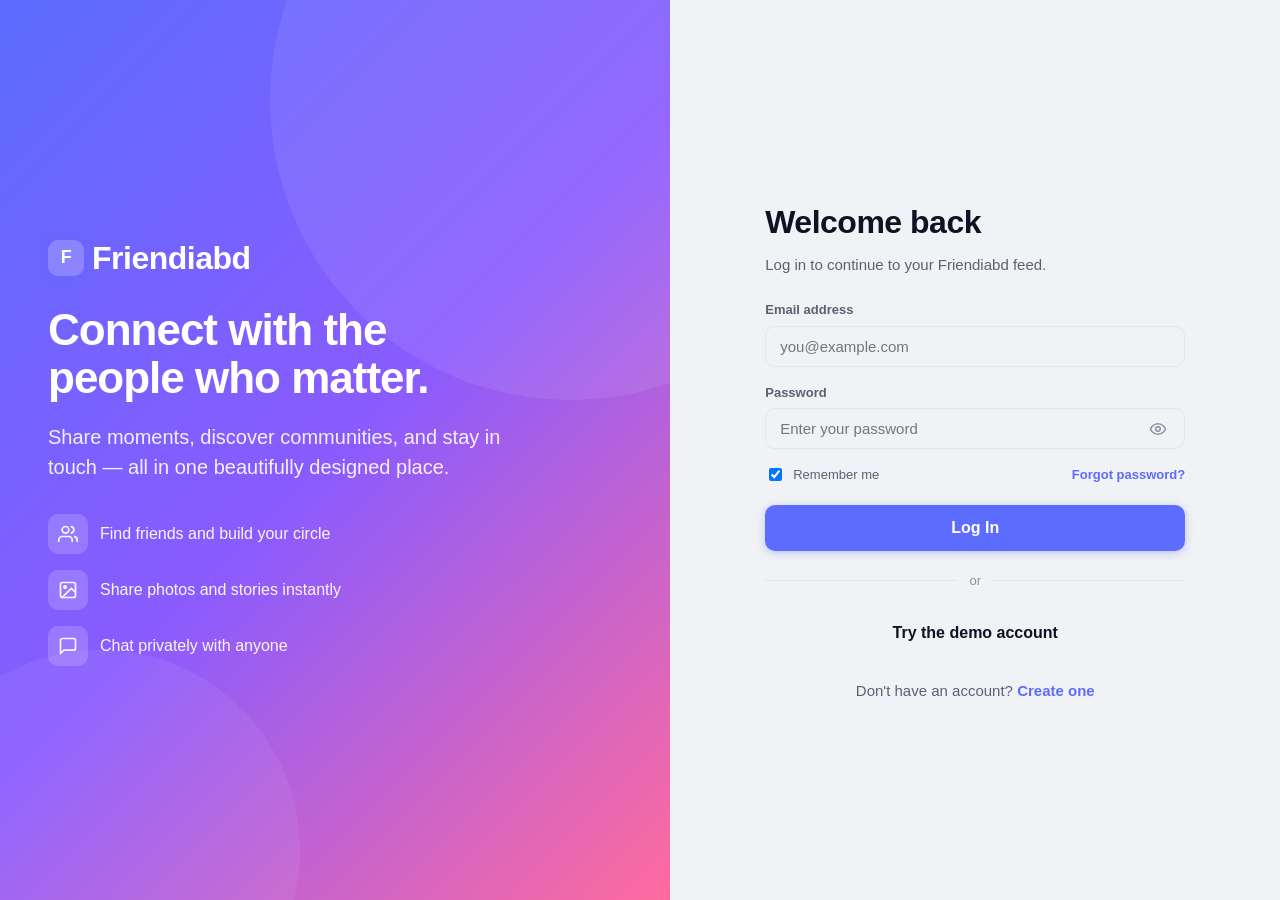
<file: index.html>
<!DOCTYPE html>
<html lang="en">
<head>
  <meta charset="UTF-8" />
  <meta name="viewport" content="width=device-width, initial-scale=1.0" />
  <title>Friendiabd — Home</title>
  <meta name="description" content="Your Friendiabd home feed." />
  <link rel="stylesheet" href="style.css" />
  <link rel="stylesheet" href="responsive.css" />
</head>
<body>

  <!-- ===== Top Navigation ===== -->
  <header class="topnav" id="topnav"></header>

  <!-- ===== Main App Layout ===== -->
  <div class="app-layout">
    <!-- Left Sidebar -->
    <aside class="sidebar left-sidebar" id="leftSidebar" aria-label="Primary navigation"></aside>

    <!-- Center Feed -->
    <main class="feed-column" id="feedColumn" aria-label="News feed">
      <!-- Stories injected here -->
      <section id="storiesSection" aria-label="Stories"></section>

      <!-- Composer card -->
      <section class="card composer" aria-label="Create post">
        <div class="composer-top">
          <div class="avatar-wrap">
            <img class="avatar" id="composerAvatar" alt="Your profile picture" />
          </div>
          <button class="composer-input" id="openComposerBtn">What's on your mind?</button>
        </div>
        <div class="composer-actions">
          <button class="composer-action" data-composer-type="photo">
            <span class="ci-photo">
              <svg width="22" height="22" viewBox="0 0 24 24" fill="none" stroke="currentColor" stroke-width="2" stroke-linecap="round" stroke-linejoin="round"><rect x="3" y="3" width="18" height="18" rx="2"/><circle cx="8.5" cy="8.5" r="1.5"/><path d="m21 15-5-5L5 21"/></svg>
            </span>
            Photo
          </button>
          <button class="composer-action" data-composer-type="video">
            <span class="ci-video">
              <svg width="22" height="22" viewBox="0 0 24 24" fill="none" stroke="currentColor" stroke-width="2" stroke-linecap="round" stroke-linejoin="round"><path d="m22 8-6 4 6 4V8Z"/><rect x="2" y="6" width="14" height="12" rx="2"/></svg>
            </span>
            Video
          </button>
          <button class="composer-action" data-composer-type="event">
            <span class="ci-event">
              <svg width="22" height="22" viewBox="0 0 24 24" fill="none" stroke="currentColor" stroke-width="2" stroke-linecap="round" stroke-linejoin="round"><rect x="3" y="4" width="18" height="18" rx="2"/><path d="M16 2v4M8 2v4M3 10h18"/></svg>
            </span>
            Event
          </button>
        </div>
      </section>

      <!-- Posts feed -->
      <section id="postsFeed" aria-label="Posts"></section>
    </main>

    <!-- Right Sidebar -->
    <aside class="sidebar right-sidebar" id="rightSidebar" aria-label="Secondary content"></aside>
  </div>

  <!-- ===== Mobile Bottom Nav ===== -->
  <nav class="mobile-nav" id="mobileNav" aria-label="Mobile navigation"></nav>

  <!-- ===== Modal & Toast roots ===== -->
  <div id="modalRoot"></div>
  <div class="toast-container" id="toastContainer" aria-live="polite" aria-atomic="true"></div>

  <!-- ===== Scripts ===== -->
  <script src="app.js"></script>
  <script src="notifications.js"></script>
  <script src="posts.js"></script>
  <script src="profile.js"></script>
  <script>
    // Boot the home page once the DOM is ready.
    document.addEventListener('DOMContentLoaded', () => {
      window.FriendiabdApp.App.bootHomePage();
    });
  </script>
</body>
</html>
</file>
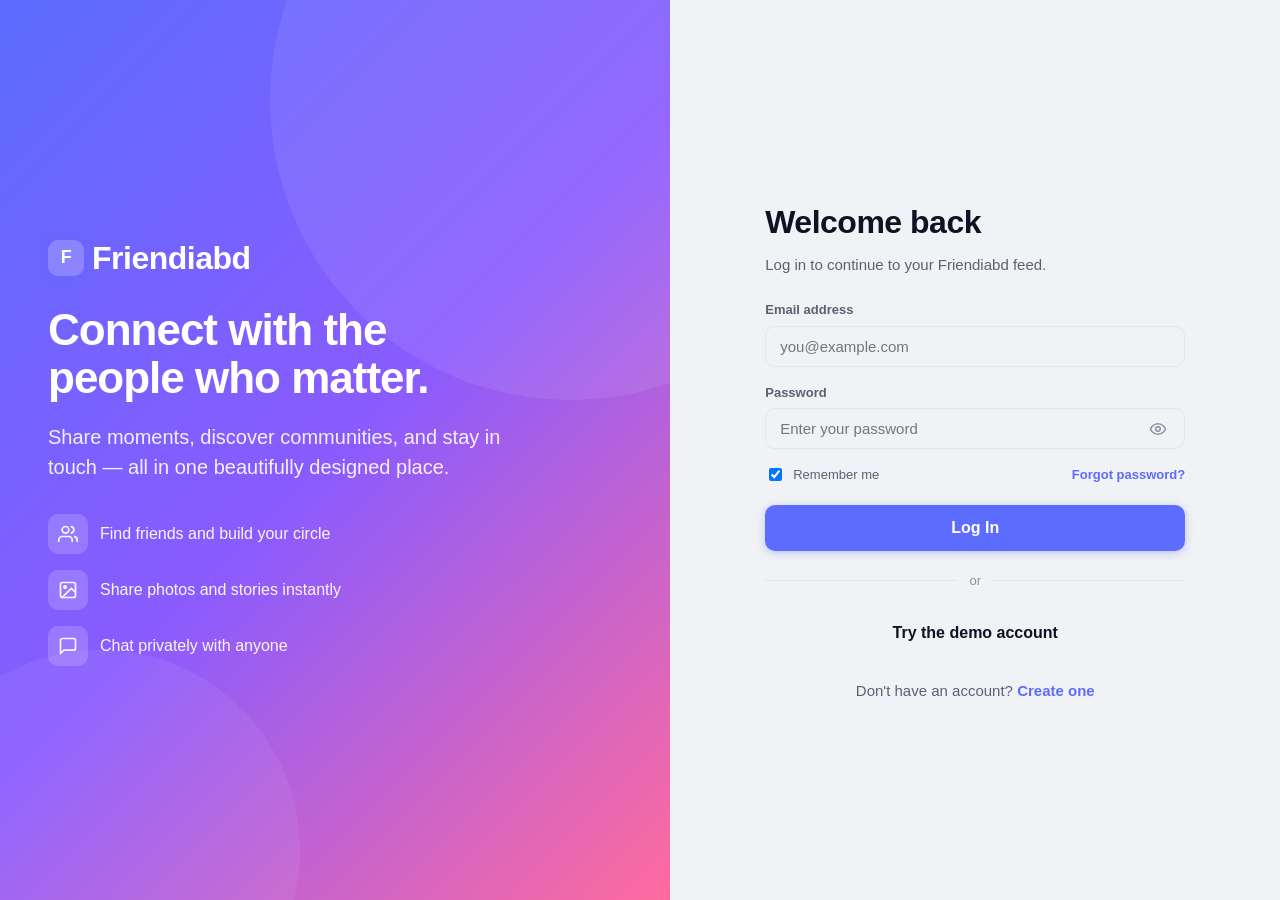
<file: login.html>
<!DOCTYPE html>
<html lang="en">
<head>
  <meta charset="UTF-8" />
  <meta name="viewport" content="width=device-width, initial-scale=1.0" />
  <title>Log In — Friendiabd</title>
  <meta name="description" content="Log in to Friendiabd, the modern social network." />
  <link rel="stylesheet" href="style.css" />
  <link rel="stylesheet" href="responsive.css" />
</head>
<body>

  <main class="auth-page">
    <!-- Marketing / Brand panel -->
    <section class="auth-hero" aria-hidden="false">
      <div class="auth-hero-content">
        <div class="brand-logo">
          <span class="brand-mark">F</span>
          Friendiabd
        </div>
        <h1>Connect with the people who matter.</h1>
        <p>Share moments, discover communities, and stay in touch — all in one beautifully designed place.</p>

        <div class="auth-features">
          <div class="auth-feature">
            <span class="fi">
              <svg width="20" height="20" viewBox="0 0 24 24" fill="none" stroke="currentColor" stroke-width="2" stroke-linecap="round" stroke-linejoin="round"><path d="M17 21v-2a4 4 0 0 0-4-4H5a4 4 0 0 0-4 4v2"/><circle cx="9" cy="7" r="4"/><path d="M23 21v-2a4 4 0 0 0-3-3.87"/><path d="M16 3.13a4 4 0 0 1 0 7.75"/></svg>
            </span>
            Find friends and build your circle
          </div>
          <div class="auth-feature">
            <span class="fi">
              <svg width="20" height="20" viewBox="0 0 24 24" fill="none" stroke="currentColor" stroke-width="2" stroke-linecap="round" stroke-linejoin="round"><rect x="3" y="3" width="18" height="18" rx="2"/><circle cx="8.5" cy="8.5" r="1.5"/><path d="m21 15-5-5L5 21"/></svg>
            </span>
            Share photos and stories instantly
          </div>
          <div class="auth-feature">
            <span class="fi">
              <svg width="20" height="20" viewBox="0 0 24 24" fill="none" stroke="currentColor" stroke-width="2" stroke-linecap="round" stroke-linejoin="round"><path d="M21 15a2 2 0 0 1-2 2H7l-4 4V5a2 2 0 0 1 2-2h14a2 2 0 0 1 2 2z"/></svg>
            </span>
            Chat privately with anyone
          </div>
        </div>
      </div>
    </section>

    <!-- Login form -->
    <section class="auth-form-wrap">
      <form class="auth-form" id="loginForm" novalidate>
        <h2>Welcome back</h2>
        <p class="subtitle">Log in to continue to your Friendiabd feed.</p>

        <div class="field">
          <label for="loginEmail">Email address</label>
          <input type="email" id="loginEmail" class="input" placeholder="you@example.com" autocomplete="email" required />
          <div class="field-error" id="loginEmailError"></div>
        </div>

        <div class="field">
          <label for="loginPassword">Password</label>
          <div class="input-wrap">
            <input type="password" id="loginPassword" class="input" placeholder="Enter your password" autocomplete="current-password" required />
            <button type="button" class="toggle-pass" id="toggleLoginPass" aria-label="Show password">
              <svg width="18" height="18" viewBox="0 0 24 24" fill="none" stroke="currentColor" stroke-width="2" stroke-linecap="round" stroke-linejoin="round"><path d="M2 12s3-7 10-7 10 7 10 7-3 7-10 7-10-7-10-7Z"/><circle cx="12" cy="12" r="3"/></svg>
            </button>
          </div>
          <div class="field-error" id="loginPasswordError"></div>
        </div>

        <div class="flex-between" style="margin-bottom: 20px;">
          <label style="display:flex; align-items:center; gap:8px; font-size:13px; color:var(--text-secondary); cursor:pointer;">
            <input type="checkbox" id="rememberMe" checked />
            Remember me
          </label>
          <a href="#" onclick="return false;" style="font-size:13px; color:var(--brand-primary); font-weight:600;">Forgot password?</a>
        </div>

        <button type="submit" class="btn btn-primary btn-block btn-lg" id="loginBtn">Log In</button>

        <div class="divider">or</div>

        <button type="button" class="btn btn-secondary btn-block btn-lg" id="demoLoginBtn">Try the demo account</button>

        <div class="auth-footer">
          Don't have an account? <a href="signup.html">Create one</a>
        </div>
      </form>
    </section>
  </main>

  <div class="toast-container" id="toastContainer" aria-live="polite" aria-atomic="true"></div>

  <script src="app.js"></script>
  <script src="auth.js"></script>
  <script>
    // Initialize auth page after app.js has loaded
    document.addEventListener('DOMContentLoaded', () => {
      window.FriendiabdApp.Auth.initLoginPage();
    });
  </script>
</body>
</html>
</file>
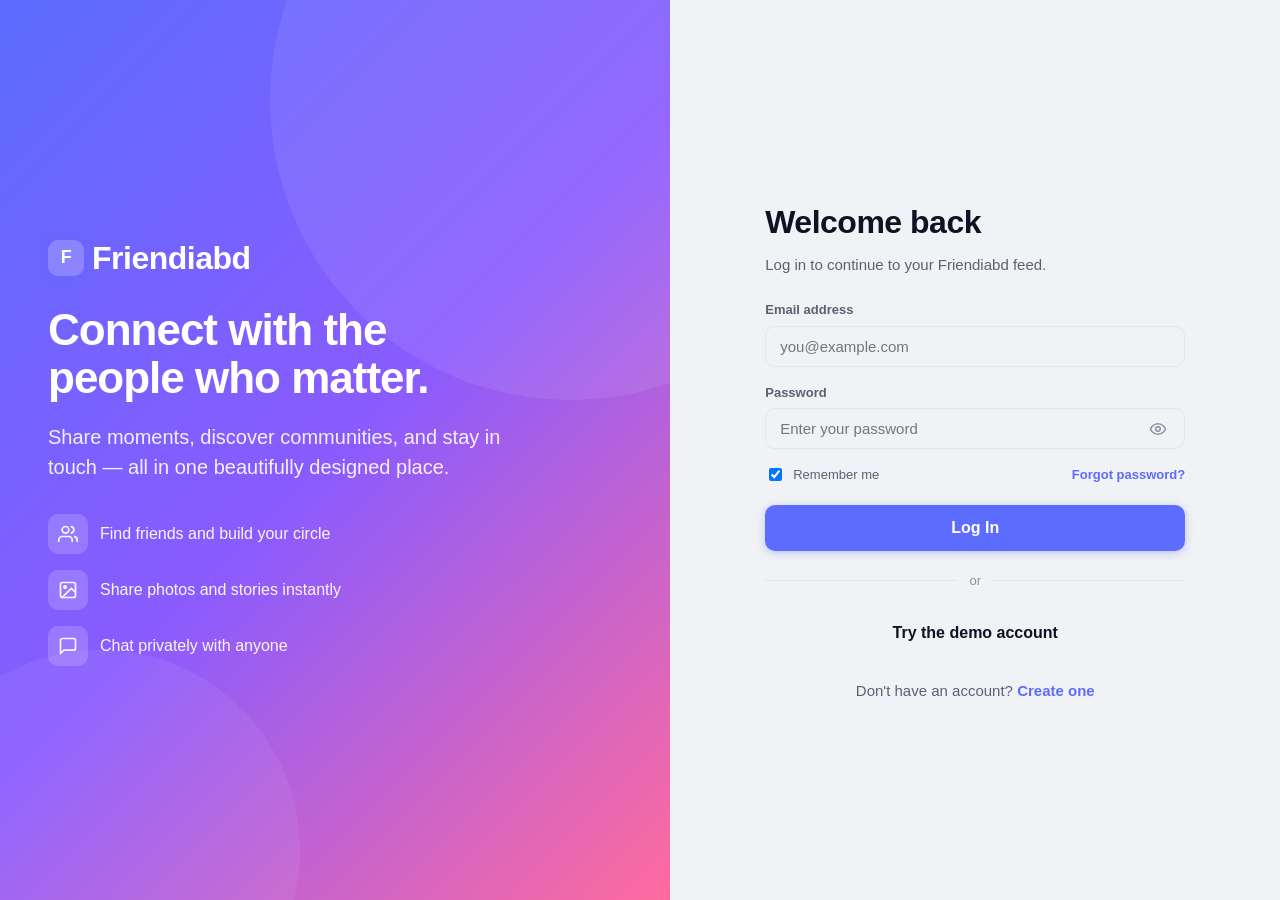
<file: profile.html>
<!DOCTYPE html>
<html lang="en">
<head>
  <meta charset="UTF-8" />
  <meta name="viewport" content="width=device-width, initial-scale=1.0" />
  <title>Profile — Friendiabd</title>
  <link rel="stylesheet" href="style.css" />
  <link rel="stylesheet" href="responsive.css" />
</head>
<body>

  <header class="topnav" id="topnav"></header>

  <div class="app-layout" style="grid-template-columns: minmax(0,1fr); max-width: 1000px;">
    <main id="profileMain" aria-label="Profile"></main>
  </div>

  <nav class="mobile-nav" id="mobileNav" aria-label="Mobile navigation"></nav>

  <div id="modalRoot"></div>
  <div class="toast-container" id="toastContainer" aria-live="polite" aria-atomic="true"></div>

  <script src="app.js"></script>
  <script src="notifications.js"></script>
  <script src="posts.js"></script>
  <script src="profile.js"></script>
  <script>
    document.addEventListener('DOMContentLoaded', () => {
      window.FriendiabdApp.App.bootProfilePage();
    });
  </script>
</body>
</html>
</file>
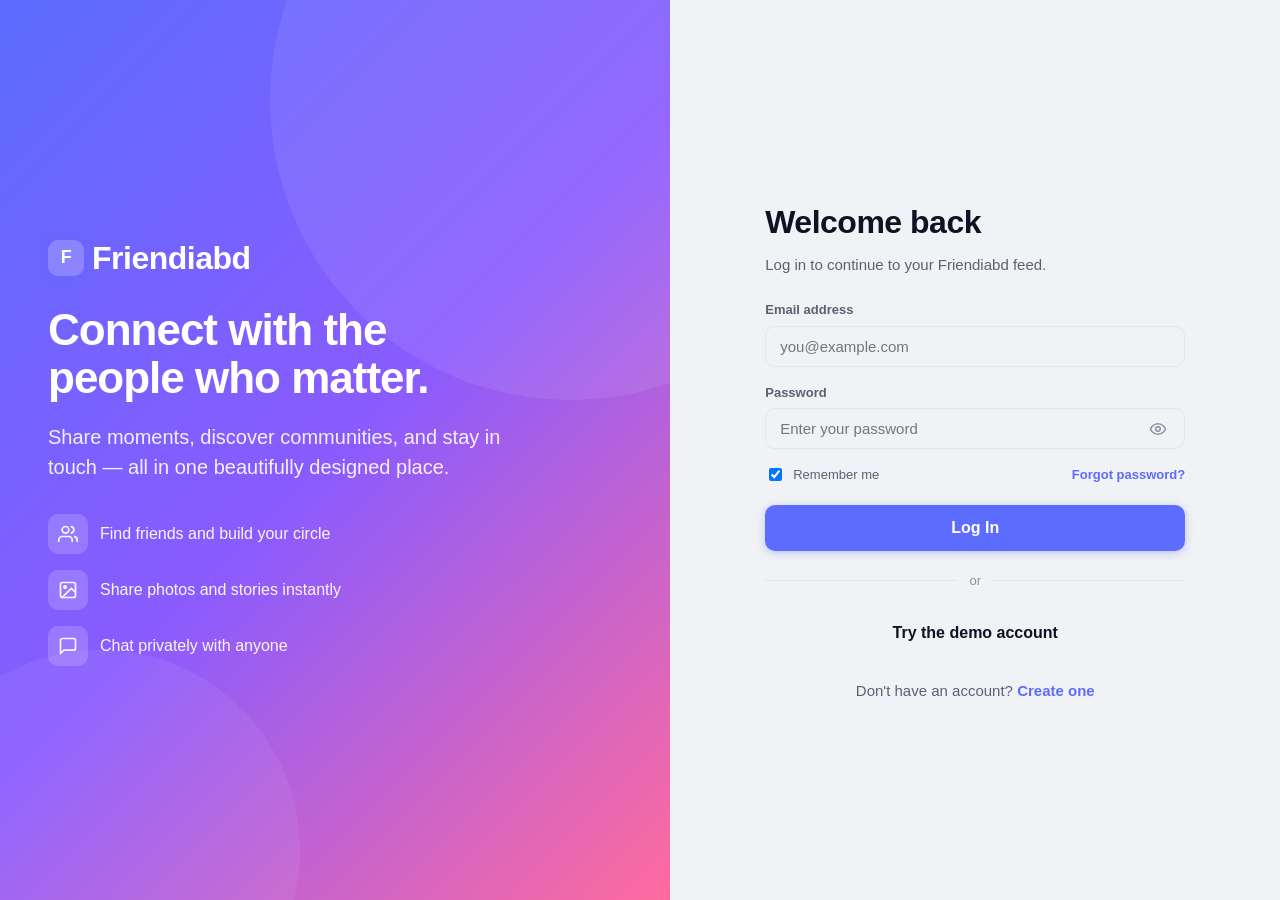
<file: settings.html>
<!DOCTYPE html>
<html lang="en">
<head>
  <meta charset="UTF-8" />
  <meta name="viewport" content="width=device-width, initial-scale=1.0" />
  <title>Settings — Friendiabd</title>
  <link rel="stylesheet" href="style.css" />
  <link rel="stylesheet" href="responsive.css" />
</head>
<body>

  <header class="topnav" id="topnav"></header>

  <div class="settings-layout">
    <aside class="sidebar settings-nav" id="settingsNav" aria-label="Settings sections"></aside>
    <main id="settingsMain" aria-label="Settings"></main>
  </div>

  <nav class="mobile-nav" id="mobileNav" aria-label="Mobile navigation"></nav>

  <div id="modalRoot"></div>
  <div class="toast-container" id="toastContainer" aria-live="polite" aria-atomic="true"></div>

  <script src="app.js"></script>
  <script src="notifications.js"></script>
  <script src="posts.js"></script>
  <script src="profile.js"></script>
  <script src="settings.js"></script>
  <script>
    document.addEventListener('DOMContentLoaded', () => {
      window.FriendiabdApp.App.bootSettingsPage();
    });
  </script>
</body>
</html>
</file>
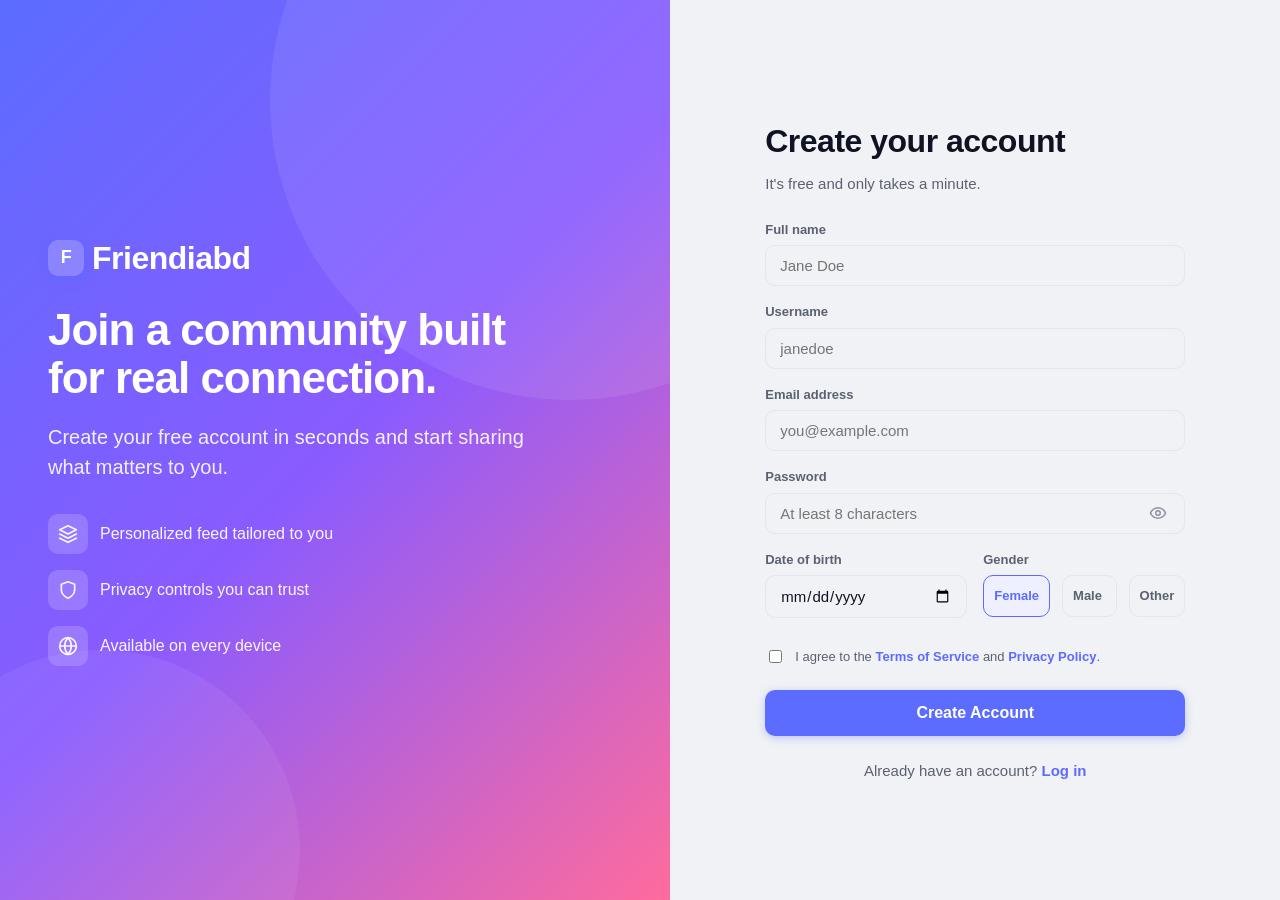
<file: signup.html>
<!DOCTYPE html>
<html lang="en">
<head>
  <meta charset="UTF-8" />
  <meta name="viewport" content="width=device-width, initial-scale=1.0" />
  <title>Sign Up — Friendiabd</title>
  <meta name="description" content="Create your Friendiabd account and join the conversation." />
  <link rel="stylesheet" href="style.css" />
  <link rel="stylesheet" href="responsive.css" />
</head>
<body>

  <main class="auth-page">
    <section class="auth-hero">
      <div class="auth-hero-content">
        <div class="brand-logo">
          <span class="brand-mark">F</span>
          Friendiabd
        </div>
        <h1>Join a community built for real connection.</h1>
        <p>Create your free account in seconds and start sharing what matters to you.</p>

        <div class="auth-features">
          <div class="auth-feature">
            <span class="fi">
              <svg width="20" height="20" viewBox="0 0 24 24" fill="none" stroke="currentColor" stroke-width="2" stroke-linecap="round" stroke-linejoin="round"><path d="M12 2 2 7l10 5 10-5-10-5Z"/><path d="m2 17 10 5 10-5"/><path d="m2 12 10 5 10-5"/></svg>
            </span>
            Personalized feed tailored to you
          </div>
          <div class="auth-feature">
            <span class="fi">
              <svg width="20" height="20" viewBox="0 0 24 24" fill="none" stroke="currentColor" stroke-width="2" stroke-linecap="round" stroke-linejoin="round"><path d="M12 22s8-4 8-10V5l-8-3-8 3v7c0 6 8 10 8 10Z"/></svg>
            </span>
            Privacy controls you can trust
          </div>
          <div class="auth-feature">
            <span class="fi">
              <svg width="20" height="20" viewBox="0 0 24 24" fill="none" stroke="currentColor" stroke-width="2" stroke-linecap="round" stroke-linejoin="round"><circle cx="12" cy="12" r="10"/><path d="M2 12h20"/><path d="M12 2a15.3 15.3 0 0 1 4 10 15.3 15.3 0 0 1-4 10 15.3 15.3 0 0 1-4-10 15.3 15.3 0 0 1 4-10Z"/></svg>
            </span>
            Available on every device
          </div>
        </div>
      </div>
    </section>

    <section class="auth-form-wrap">
      <form class="auth-form" id="signupForm" novalidate>
        <h2>Create your account</h2>
        <p class="subtitle">It's free and only takes a minute.</p>

        <div class="field">
          <label for="signupName">Full name</label>
          <input type="text" id="signupName" class="input" placeholder="Jane Doe" autocomplete="name" required />
          <div class="field-error" id="signupNameError"></div>
        </div>

        <div class="field">
          <label for="signupUsername">Username</label>
          <input type="text" id="signupUsername" class="input" placeholder="janedoe" autocomplete="username" required />
          <div class="field-error" id="signupUsernameError"></div>
        </div>

        <div class="field">
          <label for="signupEmail">Email address</label>
          <input type="email" id="signupEmail" class="input" placeholder="you@example.com" autocomplete="email" required />
          <div class="field-error" id="signupEmailError"></div>
        </div>

        <div class="field">
          <label for="signupPassword">Password</label>
          <div class="input-wrap">
            <input type="password" id="signupPassword" class="input" placeholder="At least 8 characters" autocomplete="new-password" required />
            <button type="button" class="toggle-pass" id="toggleSignupPass" aria-label="Show password">
              <svg width="18" height="18" viewBox="0 0 24 24" fill="none" stroke="currentColor" stroke-width="2" stroke-linecap="round" stroke-linejoin="round"><path d="M2 12s3-7 10-7 10 7 10 7-3 7-10 7-10-7-10-7Z"/><circle cx="12" cy="12" r="3"/></svg>
            </button>
          </div>
          <div class="field-error" id="signupPasswordError"></div>
        </div>

        <div class="form-row">
          <div class="field">
            <label for="signupDob">Date of birth</label>
            <input type="date" id="signupDob" class="input" required />
            <div class="field-error" id="signupDobError"></div>
          </div>
          <div class="field">
            <label>Gender</label>
            <div class="gender-group" id="genderGroup">
              <label class="gender-option selected" data-gender="female">
                <input type="radio" name="gender" value="female" checked /> Female
              </label>
              <label class="gender-option" data-gender="male">
                <input type="radio" name="gender" value="male" /> Male
              </label>
              <label class="gender-option" data-gender="other">
                <input type="radio" name="gender" value="other" /> Other
              </label>
            </div>
          </div>
        </div>

        <div class="field" style="margin-top: 8px;">
          <label style="display:flex; align-items:flex-start; gap:10px; font-size:13px; color:var(--text-secondary); cursor:pointer; font-weight:400;">
            <input type="checkbox" id="signupTerms" required style="margin-top:3px;" />
            <span>I agree to the <a href="#" onclick="return false;" style="color:var(--brand-primary); font-weight:600;">Terms of Service</a> and <a href="#" onclick="return false;" style="color:var(--brand-primary); font-weight:600;">Privacy Policy</a>.</span>
          </label>
          <div class="field-error" id="signupTermsError"></div>
        </div>

        <button type="submit" class="btn btn-primary btn-block btn-lg" id="signupBtn" style="margin-top: 8px;">Create Account</button>

        <div class="auth-footer">
          Already have an account? <a href="login.html">Log in</a>
        </div>
      </form>
    </section>
  </main>

  <div class="toast-container" id="toastContainer" aria-live="polite" aria-atomic="true"></div>

  <script src="app.js"></script>
  <script src="auth.js"></script>
  <script>
    document.addEventListener('DOMContentLoaded', () => {
     window.FriendiabdApp.Auth.initSignupPage(); 
    });
  </script>
</body>
</html>
</file>
<file: style.css>
/* ============================================================
   FRIENDIABD SOCIAL — Core Stylesheet
   Design System: variables, layout, components
   ============================================================ */

/* ---------- Design Tokens ---------- */
:root {
  /* Brand */
  --brand-primary: #5b6cff;
  --brand-primary-dark: #4453e0;
  --brand-primary-light: #eef0ff;
  --brand-accent: #ff6b9d;
  --brand-gradient: linear-gradient(135deg, #5b6cff 0%, #8a5bff 50%, #ff6b9d 100%);

  /* Surfaces */
  --bg-app: #f0f2f5;
  --bg-card: #ffffff;
  --bg-elevated: #ffffff;
  --bg-hover: #f2f3f7;
  --bg-input: #f0f2f5;
  --bg-overlay: rgba(15, 18, 30, 0.55);

  /* Text */
  --text-primary: #0f1222;
  --text-secondary: #5b6172;
  --text-muted: #8b90a0;
  --text-inverse: #ffffff;
  --text-link: #5b6cff;

  /* Borders */
  --border-color: #e4e6eb;
  --border-strong: #d0d3db;

  /* Status */
  --success: #22c55e;
  --error: #ef4444;
  --warning: #f59e0b;
  --info: #3b82f6;

  /* Spacing scale */
  --sp-1: 4px;
  --sp-2: 8px;
  --sp-3: 12px;
  --sp-4: 16px;
  --sp-5: 20px;
  --sp-6: 24px;
  --sp-8: 32px;
  --sp-10: 40px;
  --sp-12: 48px;

  /* Radius */
  --r-sm: 6px;
  --r-md: 10px;
  --r-lg: 14px;
  --r-xl: 20px;
  --r-full: 999px;

  /* Shadows */
  --shadow-xs: 0 1px 2px rgba(15, 18, 34, 0.06);
  --shadow-sm: 0 2px 6px rgba(15, 18, 34, 0.08);
  --shadow-md: 0 6px 18px rgba(15, 18, 34, 0.1);
  --shadow-lg: 0 14px 40px rgba(15, 18, 34, 0.16);

  /* Typography */
  --font-sans: -apple-system, BlinkMacSystemFont, "Segoe UI", Roboto, Helvetica, Arial, sans-serif;
  --fs-xs: 11px;
  --fs-sm: 13px;
  --fs-base: 15px;
  --fs-md: 16px;
  --fs-lg: 20px;
  --fs-xl: 24px;
  --fs-2xl: 32px;

  /* Motion */
  --t-fast: 120ms ease;
  --t-base: 220ms cubic-bezier(0.4, 0, 0.2, 1);
  --t-slow: 380ms cubic-bezier(0.4, 0, 0.2, 1);

  --nav-height: 60px;
}

/* ---------- Dark Theme ---------- */
body.theme-dark {
  --bg-app: #0e1016;
  --bg-card: #171a22;
  --bg-elevated: #1e222c;
  --bg-hover: #232733;
  --bg-input: #232733;
  --bg-overlay: rgba(0, 0, 0, 0.7);

  --text-primary: #eef0f5;
  --text-secondary: #a7adbd;
  --text-muted: #7a8090;
  --text-inverse: #0f1222;

  --border-color: #262a35;
  --border-strong: #333846;

  --brand-primary-light: #1e2233;
  --shadow-xs: 0 1px 2px rgba(0, 0, 0, 0.4);
  --shadow-sm: 0 2px 6px rgba(0, 0, 0, 0.45);
  --shadow-md: 0 6px 18px rgba(0, 0, 0, 0.5);
  --shadow-lg: 0 14px 40px rgba(0, 0, 0, 0.6);
}

/* ---------- Reset ---------- */
*, *::before, *::after { box-sizing: border-box; }
html, body { margin: 0; padding: 0; }
img { max-width: 100%; display: block; }
button { font-family: inherit; cursor: pointer; border: none; background: none; }
input, textarea, select { font-family: inherit; }
a { color: inherit; text-decoration: none; }
ul { list-style: none; margin: 0; padding: 0; }

body {
  font-family: var(--font-sans);
  font-size: var(--fs-base);
  color: var(--text-primary);
  background: var(--bg-app);
  line-height: 1.5;
  -webkit-font-smoothing: antialiased;
  transition: background var(--t-base), color var(--t-base);
  min-height: 100vh;
}

::selection { background: var(--brand-primary); color: #fff; }

/* Focus visible */
:focus-visible {
  outline: 2px solid var(--brand-primary);
  outline-offset: 2px;
  border-radius: var(--r-sm);
}

/* Scrollbar */
::-webkit-scrollbar { width: 10px; height: 10px; }
::-webkit-scrollbar-thumb { background: var(--border-strong); border-radius: var(--r-full); }
::-webkit-scrollbar-thumb:hover { background: var(--text-muted); }
::-webkit-scrollbar-track { background: transparent; }

/* ---------- Utility ---------- */
.hidden { display: none !important; }
.sr-only {
  position: absolute; width: 1px; height: 1px;
  padding: 0; margin: -1px; overflow: hidden;
  clip: rect(0,0,0,0); white-space: nowrap; border: 0;
}
.text-muted { color: var(--text-muted); }
.text-secondary { color: var(--text-secondary); }
.flex { display: flex; }
.flex-center { display: flex; align-items: center; justify-content: center; }
.flex-between { display: flex; align-items: center; justify-content: space-between; }
.gap-2 { gap: var(--sp-2); }
.gap-3 { gap: var(--sp-3); }
.gap-4 { gap: var(--sp-4); }

/* ---------- Buttons ---------- */
.btn {
  display: inline-flex;
  align-items: center;
  justify-content: center;
  gap: var(--sp-2);
  padding: 10px 18px;
  border-radius: var(--r-md);
  font-size: var(--fs-base);
  font-weight: 600;
  transition: transform var(--t-fast), background var(--t-fast), box-shadow var(--t-fast), color var(--t-fast);
  white-space: nowrap;
  user-select: none;
}
.btn:active { transform: scale(0.97); }
.btn-primary {
  background: var(--brand-primary);
  color: #fff;
  box-shadow: 0 2px 8px rgba(91, 108, 255, 0.35);
}
.btn-primary:hover { background: var(--brand-primary-dark); }
.btn-secondary {
  background: var(--bg-input);
  color: var(--text-primary);
}
.btn-secondary:hover { background: var(--bg-hover); }
.btn-ghost {
  background: transparent;
  color: var(--text-primary);
}
.btn-ghost:hover { background: var(--bg-hover); }
.btn-danger { background: var(--error); color: #fff; }
.btn-danger:hover { background: #dc2626; }
.btn-outline {
  background: transparent;
  border: 1.5px solid var(--border-strong);
  color: var(--text-primary);
}
.btn-outline:hover { background: var(--bg-hover); }
.btn-sm { padding: 6px 12px; font-size: var(--fs-sm); }
.btn-lg { padding: 14px 24px; font-size: var(--fs-md); }
.btn-block { width: 100%; }
.btn-icon {
  width: 40px; height: 40px;
  padding: 0; border-radius: var(--r-full);
}

/* ---------- Avatar ---------- */
.avatar {
  width: 40px; height: 40px;
  border-radius: var(--r-full);
  object-fit: cover;
  background: var(--bg-input);
  flex-shrink: 0;
}
.avatar-xs { width: 28px; height: 28px; }
.avatar-sm { width: 36px; height: 36px; }
.avatar-md { width: 44px; height: 44px; }
.avatar-lg { width: 56px; height: 56px; }
.avatar-xl { width: 80px; height: 80px; }
.avatar-2xl { width: 120px; height: 120px; }

.avatar-fallback {
  display: flex; align-items: center; justify-content: center;
  background: var(--brand-gradient);
  color: #fff; font-weight: 700;
  text-transform: uppercase;
  letter-spacing: 0.5px;
}

/* ---------- Top Navigation ---------- */
.topnav {
  position: sticky;
  top: 0;
  z-index: 100;
  height: var(--nav-height);
  background: var(--bg-card);
  border-bottom: 1px solid var(--border-color);
  display: grid;
  grid-template-columns: minmax(220px, 1fr) minmax(280px, 2fr) minmax(220px, 1fr);
  align-items: center;
  gap: var(--sp-4);
  padding: 0 var(--sp-5);
  transition: background var(--t-base), border-color var(--t-base);
}

.nav-brand {
  display: flex;
  align-items: center;
  gap: var(--sp-3);
}
.brand-logo {
  display: flex; align-items: center; gap: var(--sp-2);
  font-size: var(--fs-xl);
  font-weight: 800;
  letter-spacing: -0.5px;
  background: var(--brand-gradient);
  -webkit-background-clip: text;
  background-clip: text;
  color: transparent;
}
.brand-mark {
  width: 36px; height: 36px;
  border-radius: 10px;
  background: var(--brand-gradient);
  display: flex; align-items: center; justify-content: center;
  color: #fff; font-weight: 800; font-size: 18px;
  box-shadow: 0 4px 12px rgba(91,108,255,0.4);
}

.nav-search {
  position: relative;
  max-width: 420px;
  width: 100%;
  justify-self: center;
}
.nav-search .search-icon {
  position: absolute;
  left: 12px; top: 50%;
  transform: translateY(-50%);
  color: var(--text-muted);
  pointer-events: none;
}
.nav-search input {
  width: 100%;
  padding: 10px 14px 10px 38px;
  border-radius: var(--r-full);
  border: none;
  background: var(--bg-input);
  color: var(--text-primary);
  font-size: var(--fs-base);
  transition: background var(--t-fast), box-shadow var(--t-fast);
}
.nav-search input:focus {
  outline: none;
  background: var(--bg-card);
  box-shadow: 0 0 0 2px var(--brand-primary), var(--shadow-sm);
}

.search-results {
  position: absolute;
  top: calc(100% + 8px);
  left: 0; right: 0;
  background: var(--bg-elevated);
  border-radius: var(--r-lg);
  box-shadow: var(--shadow-lg);
  border: 1px solid var(--border-color);
  max-height: 420px;
  overflow-y: auto;
  padding: var(--sp-2);
  z-index: 200;
  animation: slideDown var(--t-base);
}
.search-result-item {
  display: flex; align-items: center; gap: var(--sp-3);
  padding: var(--sp-3);
  border-radius: var(--r-md);
  cursor: pointer;
  transition: background var(--t-fast);
}
.search-result-item:hover { background: var(--bg-hover); }
.search-result-item .meta { min-width: 0; }
.search-result-item .name { font-weight: 600; font-size: var(--fs-base); }
.search-result-item .sub { font-size: var(--fs-sm); color: var(--text-muted); }

.nav-actions {
  display: flex;
  align-items: center;
  gap: var(--sp-2);
  justify-content: flex-end;
}
.nav-icon-btn {
  position: relative;
  width: 42px; height: 42px;
  border-radius: var(--r-full);
  background: var(--bg-input);
  color: var(--text-primary);
  display: flex; align-items: center; justify-content: center;
  transition: background var(--t-fast), transform var(--t-fast);
}
.nav-icon-btn:hover { background: var(--bg-hover); transform: translateY(-1px); }
.nav-icon-btn.active { background: var(--brand-primary-light); color: var(--brand-primary); }

.nav-badge {
  position: absolute;
  top: -2px; right: -2px;
  min-width: 18px; height: 18px;
  padding: 0 5px;
  border-radius: var(--r-full);
  background: var(--error);
  color: #fff;
  font-size: 11px;
  font-weight: 700;
  display: flex; align-items: center; justify-content: center;
  border: 2px solid var(--bg-card);
}

.nav-avatar-btn {
  width: 42px; height: 42px;
  border-radius: var(--r-full);
  padding: 0;
  overflow: hidden;
  border: 2px solid transparent;
  transition: border-color var(--t-fast);
}
.nav-avatar-btn:hover { border-color: var(--brand-primary); }
.nav-avatar-btn .avatar { width: 100%; height: 100%; }

/* ---------- Dropdown ---------- */
.dropdown-wrap { position: relative; }
.dropdown {
  position: absolute;
  top: calc(100% + 10px);
  right: 0;
  min-width: 260px;
  background: var(--bg-elevated);
  border-radius: var(--r-lg);
  border: 1px solid var(--border-color);
  box-shadow: var(--shadow-lg);
  padding: var(--sp-2);
  z-index: 200;
  animation: slideDown var(--t-base);
  transform-origin: top right;
}
.dropdown.wide { width: 360px; min-width: 320px; }
.dropdown-header {
  padding: var(--sp-3) var(--sp-3) var(--sp-2);
  font-weight: 700;
  font-size: var(--fs-lg);
  display: flex; align-items: center; justify-content: space-between;
}
.dropdown-divider {
  height: 1px;
  background: var(--border-color);
  margin: var(--sp-2) 0;
}
.dropdown-item {
  display: flex;
  align-items: center;
  gap: var(--sp-3);
  padding: var(--sp-3);
  border-radius: var(--r-md);
  cursor: pointer;
  transition: background var(--t-fast);
  width: 100%;
  text-align: left;
  font-size: var(--fs-base);
  color: var(--text-primary);
}
.dropdown-item:hover { background: var(--bg-hover); }
.dropdown-item .item-icon {
  width: 36px; height: 36px;
  border-radius: var(--r-full);
  background: var(--bg-input);
  display: flex; align-items: center; justify-content: center;
  color: var(--text-secondary);
  flex-shrink: 0;
}
.dropdown-item .item-title { font-weight: 600; }
.dropdown-item .item-sub { font-size: var(--fs-sm); color: var(--text-muted); }

.switch {
  position: relative;
  width: 44px; height: 24px;
  background: var(--border-strong);
  border-radius: var(--r-full);
  transition: background var(--t-base);
  flex-shrink: 0;
  margin-left: auto;
}
.switch::after {
  content: "";
  position: absolute;
  top: 2px; left: 2px;
  width: 20px; height: 20px;
  border-radius: 50%;
  background: #fff;
  box-shadow: var(--shadow-xs);
  transition: transform var(--t-base);
}
.switch.on { background: var(--brand-primary); }
.switch.on::after { transform: translateX(20px); }

/* ---------- App Layout ---------- */
.app-layout {
  display: grid;
  grid-template-columns: minmax(220px, 280px) minmax(0, 1fr) minmax(240px, 320px);
  gap: var(--sp-5);
  max-width: 1400px;
  margin: 0 auto;
  padding: var(--sp-5);
  align-items: start;
}

.sidebar {
  position: sticky;
  top: calc(var(--nav-height) + var(--sp-5));
  max-height: calc(100vh - var(--nav-height) - var(--sp-8));
  overflow-y: auto;
  padding-right: var(--sp-1);
}
.sidebar::-webkit-scrollbar { width: 6px; }

.sidebar-nav { display: flex; flex-direction: column; gap: 2px; }
.sidebar-item {
  display: flex;
  align-items: center;
  gap: var(--sp-4);
  padding: var(--sp-3) var(--sp-3);
  border-radius: var(--r-md);
  cursor: pointer;
  transition: background var(--t-fast);
  font-weight: 600;
  color: var(--text-primary);
  font-size: var(--fs-base);
}
.sidebar-item:hover { background: var(--bg-hover); }
.sidebar-item.active { background: var(--brand-primary-light); color: var(--brand-primary); }
.sidebar-item .icon-box {
  width: 36px; height: 36px;
  border-radius: var(--r-full);
  background: var(--bg-input);
  display: flex; align-items: center; justify-content: center;
  color: var(--brand-primary);
  flex-shrink: 0;
}
.sidebar-item.active .icon-box { background: var(--brand-primary); color: #fff; }

.sidebar-divider {
  height: 1px;
  background: var(--border-color);
  margin: var(--sp-3) var(--sp-2);
}
.sidebar-title {
  font-size: var(--fs-sm);
  font-weight: 700;
  text-transform: uppercase;
  letter-spacing: 0.6px;
  color: var(--text-muted);
  padding: var(--sp-3) var(--sp-3) var(--sp-2);
}

/* ---------- Feed Column ---------- */
.feed-column {
  display: flex;
  flex-direction: column;
  gap: var(--sp-5);
  min-width: 0;
}

/* ---------- Cards ---------- */
.card {
  background: var(--bg-card);
  border-radius: var(--r-lg);
  border: 1px solid var(--border-color);
  box-shadow: var(--shadow-xs);
  transition: background var(--t-base), border-color var(--t-base);
}
.card-pad { padding: var(--sp-5); }
.card-header {
  display: flex;
  align-items: center;
  justify-content: space-between;
  padding: var(--sp-4) var(--sp-5);
}
.card-title { font-weight: 700; font-size: var(--fs-lg); }

/* ---------- Composer ---------- */
.composer { padding: var(--sp-4) var(--sp-5); }
.composer-top {
  display: flex;
  align-items: center;
  gap: var(--sp-3);
  margin-bottom: var(--sp-3);
}
.composer-input {
  flex: 1;
  padding: 12px 18px;
  border-radius: var(--r-full);
  background: var(--bg-input);
  border: none;
  color: var(--text-primary);
  font-size: var(--fs-md);
  cursor: pointer;
  transition: background var(--t-fast);
}
.composer-input:hover { background: var(--bg-hover); }

.composer-actions {
  display: flex;
  align-items: center;
  justify-content: space-around;
  padding-top: var(--sp-3);
  border-top: 1px solid var(--border-color);
}
.composer-action {
  display: flex;
  align-items: center;
  gap: var(--sp-2);
  padding: var(--sp-2) var(--sp-4);
  border-radius: var(--r-md);
  font-weight: 600;
  font-size: var(--fs-base);
  color: var(--text-secondary);
  transition: background var(--t-fast), color var(--t-fast);
  flex: 1;
  justify-content: center;
}
.composer-action:hover { background: var(--bg-hover); }
.composer-action .ci-photo { color: var(--success); }
.composer-action .ci-video { color: var(--error); }
.composer-action .ci-event { color: var(--warning); }

/* Composer modal */
.composer-modal-body { display: flex; flex-direction: column; gap: var(--sp-4); }
.composer-user { display: flex; align-items: center; gap: var(--sp-3); }
.composer-user .name { font-weight: 700; }
.privacy-pill {
  display: inline-flex; align-items: center; gap: 6px;
  padding: 5px 10px;
  border-radius: var(--r-md);
  background: var(--bg-input);
  font-size: var(--fs-sm);
  font-weight: 600;
  color: var(--text-secondary);
  cursor: pointer;
}
.privacy-pill:hover { background: var(--bg-hover); }

.composer-textarea {
  width: 100%;
  min-height: 120px;
  border: none;
  background: transparent;
  color: var(--text-primary);
  font-size: var(--fs-xl);
  resize: none;
  padding: var(--sp-2);
}
.composer-textarea:focus { outline: none; }
.composer-textarea::placeholder { color: var(--text-muted); }

.image-preview-box {
  position: relative;
  border-radius: var(--r-lg);
  overflow: hidden;
  border: 1px solid var(--border-color);
  max-height: 420px;
  display: flex; align-items: center; justify-content: center;
  background: var(--bg-input);
}
.image-preview-box img { max-height: 420px; width: 100%; object-fit: contain; }
.image-remove-btn {
  position: absolute;
  top: 10px; right: 10px;
  width: 34px; height: 34px;
  border-radius: var(--r-full);
  background: rgba(0,0,0,0.65);
  color: #fff;
  display: flex; align-items: center; justify-content: center;
  transition: background var(--t-fast);
}
.image-remove-btn:hover { background: rgba(0,0,0,0.85); }

.composer-toolbar {
  display: flex;
  align-items: center;
  justify-content: space-between;
  padding: var(--sp-3) var(--sp-4);
  border: 1px solid var(--border-color);
  border-radius: var(--r-md);
}
.composer-toolbar .label { font-weight: 600; font-size: var(--fs-base); }
.composer-toolbar .tools { display: flex; gap: var(--sp-2); }
.tool-btn {
  width: 38px; height: 38px;
  border-radius: var(--r-md);
  display: flex; align-items: center; justify-content: center;
  color: var(--success);
  transition: background var(--t-fast);
}
.tool-btn:hover { background: var(--bg-hover); }

/* ---------- Stories ---------- */
.stories-scroll {
  display: flex;
  gap: var(--sp-3);
  overflow-x: auto;
  padding: var(--sp-3);
  scrollbar-width: none;
}
.stories-scroll::-webkit-scrollbar { display: none; }

.story-card {
  position: relative;
  flex-shrink: 0;
  width: 118px;
  height: 200px;
  border-radius: var(--r-lg);
  overflow: hidden;
  cursor: pointer;
  background: var(--bg-input);
  transition: transform var(--t-base);
}
.story-card:hover { transform: translateY(-3px); }
.story-card img { width: 100%; height: 100%; object-fit: cover; }
.story-card .story-name {
  position: absolute;
  left: 8px; right: 8px; bottom: 8px;
  color: #fff;
  font-size: var(--fs-sm);
  font-weight: 600;
  text-shadow: 0 1px 4px rgba(0,0,0,0.6);
  white-space: nowrap;
  overflow: hidden;
  text-overflow: ellipsis;
}
.story-avatar-ring {
  position: absolute;
  top: 8px; left: 8px;
  width: 40px; height: 40px;
  border-radius: 50%;
  border: 3px solid var(--brand-primary);
  padding: 2px;
  background: var(--bg-card);
}
.story-avatar-ring img {
  width: 100%; height: 100%;
  border-radius: 50%;
  object-fit: cover;
}

.story-create {
  background: var(--bg-card);
  border: 1px solid var(--border-color);
  display: flex; flex-direction: column;
}
.story-create .story-cover {
  flex: 1;
  background: var(--bg-input);
  display: flex; align-items: center; justify-content: center;
  overflow: hidden;
}
.story-create .story-cover img { width: 100%; height: 100%; object-fit: cover; }
.story-create .story-footer {
  padding: var(--sp-3);
  display: flex; flex-direction: column; align-items: center;
  position: relative;
}
.story-create .plus-btn {
  width: 40px; height: 40px;
  border-radius: 50%;
  background: var(--brand-primary);
  color: #fff;
  display: flex; align-items: center; justify-content: center;
  border: 3px solid var(--bg-card);
  position: absolute;
  top: -20px;
  font-size: 22px;
  font-weight: 300;
  box-shadow: 0 4px 10px rgba(91,108,255,0.4);
}
.story-create .label {
  margin-top: var(--sp-4);
  font-size: var(--fs-sm);
  font-weight: 600;
  text-align: center;
}

/* ---------- Post ---------- */
.post { margin-bottom: 0; animation: fadeInUp var(--t-slow); }
.post-header {
  display: flex;
  align-items: flex-start;
  gap: var(--sp-3);
  padding: var(--sp-4) var(--sp-5) var(--sp-3);
}
.post-header .post-meta { flex: 1; min-width: 0; }
.post-header .post-author { font-weight: 700; font-size: var(--fs-base); }
.post-header .post-author:hover { color: var(--brand-primary); cursor: pointer; }
.post-header .post-sub {
  display: flex;
  align-items: center;
  gap: 6px;
  font-size: var(--fs-sm);
  color: var(--text-muted);
}
.post-header .post-sub .dot { font-size: 8px; }

.post-body { padding: 0 var(--sp-5) var(--sp-4); }
.post-text {
  font-size: var(--fs-md);
  line-height: 1.55;
  white-space: pre-wrap;
  word-break: break-word;
  margin-bottom: var(--sp-3);
}
.post-text:last-child { margin-bottom: 0; }
.post-image {
  border-radius: var(--r-md);
  overflow: hidden;
  border: 1px solid var(--border-color);
  background: var(--bg-input);
}
.post-image img { width: 100%; max-height: 560px; object-fit: cover; cursor: pointer; }

.post-stats {
  display: flex;
  align-items: center;
  justify-content: space-between;
  padding: var(--sp-2) var(--sp-5);
  font-size: var(--fs-sm);
  color: var(--text-muted);
}
.post-stats .reactions {
  display: flex; align-items: center; gap: 6px;
}
.reaction-pill {
  width: 20px; height: 20px;
  border-radius: 50%;
  background: var(--brand-primary);
  color: #fff;
  display: inline-flex;
  align-items: center;
  justify-content: center;
  font-size: 11px;
  margin-right: -6px;
  border: 2px solid var(--bg-card);
}

.post-actions {
  display: flex;
  align-items: center;
  justify-content: space-around;
  padding: var(--sp-2) var(--sp-3);
  border-top: 1px solid var(--border-color);
  margin: 0 var(--sp-4) var(--sp-3);
}
.post-action {
  display: flex;
  align-items: center;
  gap: var(--sp-2);
  padding: var(--sp-2) var(--sp-4);
  border-radius: var(--r-md);
  font-weight: 600;
  font-size: var(--fs-base);
  color: var(--text-secondary);
  flex: 1;
  justify-content: center;
  transition: background var(--t-fast), color var(--t-fast);
}
.post-action:hover { background: var(--bg-hover); }
.post-action.liked { color: var(--brand-primary); }
.post-action.liked svg { fill: var(--brand-primary); stroke: var(--brand-primary); }
.post-action.saved { color: var(--warning); }
.post-action.saved svg { fill: var(--warning); stroke: var(--warning); }

/* Like pop animation */
@keyframes likePop {
  0% { transform: scale(1); }
  40% { transform: scale(1.3); }
  100% { transform: scale(1); }
}
.post-action.like-anim svg { animation: likePop 320ms ease; }

/* ---------- Comments ---------- */
.comments-section {
  padding: 0 var(--sp-5) var(--sp-4);
  border-top: 1px solid var(--border-color);
  padding-top: var(--sp-3);
}
.comment {
  display: flex;
  gap: var(--sp-2);
  margin-bottom: var(--sp-3);
  animation: fadeIn var(--t-base);
}
.comment-main { flex: 1; min-width: 0; }
.comment-bubble {
  background: var(--bg-input);
  border-radius: var(--r-lg);
  padding: var(--sp-2) var(--sp-3);
  display: inline-block;
  max-width: 100%;
}
.comment-author { font-weight: 700; font-size: var(--fs-sm); }
.comment-text { font-size: var(--fs-base); word-break: break-word; }
.comment-meta {
  display: flex;
  align-items: center;
  gap: var(--sp-3);
  font-size: var(--fs-xs);
  color: var(--text-muted);
  margin-top: 4px;
  padding-left: var(--sp-3);
}
.comment-meta button {
  font-weight: 600;
  color: var(--text-muted);
  font-size: var(--fs-xs);
  transition: color var(--t-fast);
}
.comment-meta button:hover { color: var(--brand-primary); }
.comment-meta button.liked { color: var(--brand-primary); }

.comment-input-row {
  display: flex;
  gap: var(--sp-2);
  align-items: center;
  margin-top: var(--sp-2);
}
.comment-input {
  flex: 1;
  padding: 9px 14px;
  border-radius: var(--r-full);
  border: 1px solid var(--border-color);
  background: var(--bg-input);
  color: var(--text-primary);
  font-size: var(--fs-sm);
}
.comment-input:focus { outline: none; border-color: var(--brand-primary); background: var(--bg-card); }

.replies-container {
  margin-left: 44px;
  padding-left: var(--sp-3);
  border-left: 2px solid var(--border-color);
  margin-top: var(--sp-2);
}

/* ---------- Right Sidebar Widgets ---------- */
.widget { padding: var(--sp-4) var(--sp-5); }
.widget + .widget { border-top: 1px solid var(--border-color); }
.widget-title {
  font-weight: 700;
  font-size: var(--fs-md);
  margin-bottom: var(--sp-3);
  display: flex; align-items: center; justify-content: space-between;
}
.widget-link { font-size: var(--fs-sm); color: var(--brand-primary); font-weight: 600; cursor: pointer; }
.widget-link:hover { text-decoration: underline; }

.friend-row {
  display: flex;
  align-items: center;
  gap: var(--sp-3);
  padding: var(--sp-2) 0;
  border-radius: var(--r-md);
  cursor: pointer;
  transition: background var(--t-fast);
}
.friend-row:hover { background: var(--bg-hover); padding-left: var(--sp-2); padding-right: var(--sp-2); }
.friend-row .name { font-weight: 600; font-size: var(--fs-base); }
.friend-row .sub { font-size: var(--fs-sm); color: var(--text-muted); }
.friend-row .actions { margin-left: auto; display: flex; gap: 6px; }

.online-dot {
  width: 10px; height: 10px;
  border-radius: 50%;
  background: var(--success);
  border: 2px solid var(--bg-card);
  position: absolute;
  bottom: 0; right: 0;
}
.avatar-wrap { position: relative; display: inline-block; }

.birthday-row { display: flex; gap: var(--sp-3); padding: var(--sp-2) 0; align-items: flex-start; }
.birthday-icon {
  width: 36px; height: 36px;
  border-radius: 50%;
  background: linear-gradient(135deg,#ff6b9d,#ffb86b);
  display: flex; align-items: center; justify-content: center;
  color: #fff; flex-shrink: 0;
}

/* ---------- Modals ---------- */
.modal-overlay {
  position: fixed;
  inset: 0;
  background: var(--bg-overlay);
  backdrop-filter: blur(4px);
  display: flex;
  align-items: center;
  justify-content: center;
  padding: var(--sp-4);
  z-index: 500;
  animation: fadeIn var(--t-base);
}
.modal {
  background: var(--bg-card);
  border-radius: var(--r-xl);
  box-shadow: var(--shadow-lg);
  width: 100%;
  max-width: 560px;
  max-height: 90vh;
  overflow-y: auto;
  animation: scaleIn var(--t-base);
  border: 1px solid var(--border-color);
}
.modal-lg { max-width: 720px; }
.modal-sm { max-width: 420px; }
.modal-header {
  display: flex;
  align-items: center;
  justify-content: space-between;
  padding: var(--sp-4) var(--sp-5);
  border-bottom: 1px solid var(--border-color);
}
.modal-title { font-weight: 700; font-size: var(--fs-lg); }
.modal-body { padding: var(--sp-5); }
.modal-footer {
  display: flex;
  justify-content: flex-end;
  gap: var(--sp-3);
  padding: var(--sp-4) var(--sp-5);
  border-top: 1px solid var(--border-color);
}
.modal-close {
  width: 36px; height: 36px;
  border-radius: var(--r-full);
  display: flex; align-items: center; justify-content: center;
  color: var(--text-secondary);
  transition: background var(--t-fast);
}
.modal-close:hover { background: var(--bg-hover); }

/* ---------- Forms ---------- */
.field { margin-bottom: var(--sp-4); }
.field label {
  display: block;
  font-size: var(--fs-sm);
  font-weight: 600;
  margin-bottom: 6px;
  color: var(--text-secondary);
}
.input, .textarea, .select {
  width: 100%;
  padding: 11px 14px;
  border-radius: var(--r-md);
  border: 1.5px solid var(--border-color);
  background: var(--bg-input);
  color: var(--text-primary);
  font-size: var(--fs-base);
  transition: border-color var(--t-fast), background var(--t-fast), box-shadow var(--t-fast);
}
.input:focus, .textarea:focus, .select:focus {
  outline: none;
  border-color: var(--brand-primary);
  background: var(--bg-card);
  box-shadow: 0 0 0 3px rgba(91,108,255,0.15);
}
.textarea { resize: vertical; min-height: 90px; font-family: inherit; }
.input.error, .textarea.error { border-color: var(--error); }
.field-error {
  color: var(--error);
  font-size: var(--fs-sm);
  margin-top: 5px;
  display: none;
}
.field-error.show { display: block; }

.input-wrap { position: relative; }
.input-wrap .toggle-pass {
  position: absolute;
  right: 10px; top: 50%;
  transform: translateY(-50%);
  width: 34px; height: 34px;
  border-radius: var(--r-md);
  display: flex; align-items: center; justify-content: center;
  color: var(--text-muted);
}
.input-wrap .toggle-pass:hover { background: var(--bg-hover); }

.form-row { display: grid; grid-template-columns: 1fr 1fr; gap: var(--sp-4); }

/* ---------- Auth Pages ---------- */
.auth-page {
  min-height: 100vh;
  display: grid;
  grid-template-columns: 1.1fr 1fr;
  background: var(--bg-app);
}
.auth-hero {
  background: var(--brand-gradient);
  color: #fff;
  padding: var(--sp-12);
  display: flex;
  flex-direction: column;
  justify-content: center;
  position: relative;
  overflow: hidden;
}
.auth-hero::before {
  content: "";
  position: absolute;
  width: 600px; height: 600px;
  border-radius: 50%;
  background: rgba(255,255,255,0.08);
  top: -200px; right: -200px;
}
.auth-hero::after {
  content: "";
  position: absolute;
  width: 400px; height: 400px;
  border-radius: 50%;
  background: rgba(255,255,255,0.06);
  bottom: -150px; left: -100px;
}
.auth-hero-content { position: relative; z-index: 1; max-width: 480px; }
.auth-hero .brand-logo { color: #fff; -webkit-text-fill-color: #fff; font-size: var(--fs-2xl); margin-bottom: var(--sp-6); }
.auth-hero .brand-mark { background: rgba(255,255,255,0.2); }
.auth-hero h1 { font-size: 44px; line-height: 1.1; margin: 0 0 var(--sp-5); font-weight: 800; letter-spacing: -1px; }
.auth-hero p { font-size: var(--fs-lg); opacity: 0.9; margin: 0 0 var(--sp-8); }
.auth-features { display: flex; flex-direction: column; gap: var(--sp-4); }
.auth-feature {
  display: flex; align-items: center; gap: var(--sp-3);
  font-size: var(--fs-md);
  opacity: 0.95;
}
.auth-feature .fi {
  width: 40px; height: 40px;
  border-radius: var(--r-md);
  background: rgba(255,255,255,0.18);
  display: flex; align-items: center; justify-content: center;
  flex-shrink: 0;
}

.auth-form-wrap {
  display: flex;
  align-items: center;
  justify-content: center;
  padding: var(--sp-8);
  overflow-y: auto;
}
.auth-form {
  width: 100%;
  max-width: 420px;
}
.auth-form h2 { font-size: var(--fs-2xl); margin: 0 0 var(--sp-2); font-weight: 800; letter-spacing: -0.5px; }
.auth-form .subtitle { color: var(--text-secondary); margin: 0 0 var(--sp-6); }
.auth-form .divider {
  display: flex; align-items: center; gap: var(--sp-3);
  color: var(--text-muted);
  font-size: var(--fs-sm);
  margin: var(--sp-5) 0;
}
.auth-form .divider::before, .auth-form .divider::after {
  content: ""; flex: 1; height: 1px; background: var(--border-color);
}
.auth-footer { text-align: center; margin-top: var(--sp-6); color: var(--text-secondary); }
.auth-footer a { color: var(--brand-primary); font-weight: 600; }
.auth-footer a:hover { text-decoration: underline; }

.gender-group { display: flex; gap: var(--sp-3); }
.gender-option {
  flex: 1;
  display: flex; align-items: center; justify-content: center;
  gap: 6px;
  padding: 10px;
  border-radius: var(--r-md);
  border: 1.5px solid var(--border-color);
  background: var(--bg-input);
  font-size: var(--fs-sm);
  font-weight: 600;
  cursor: pointer;
  transition: all var(--t-fast);
}
.gender-option:hover { border-color: var(--border-strong); }
.gender-option.selected {
  border-color: var(--brand-primary);
  background: var(--brand-primary-light);
  color: var(--brand-primary);
}
.gender-option input { display: none; }

/* ---------- Toast ---------- */
.toast-container {
  position: fixed;
  top: calc(var(--nav-height) + var(--sp-4));
  right: var(--sp-5);
  z-index: 1000;
  display: flex;
  flex-direction: column;
  gap: var(--sp-3);
  pointer-events: none;
}
.toast {
  display: flex;
  align-items: center;
  gap: var(--sp-3);
  background: var(--bg-elevated);
  color: var(--text-primary);
  padding: var(--sp-3) var(--sp-4);
  border-radius: var(--r-md);
  box-shadow: var(--shadow-lg);
  border: 1px solid var(--border-color);
  border-left: 4px solid var(--brand-primary);
  min-width: 280px;
  max-width: 380px;
  pointer-events: auto;
  animation: slideInRight var(--t-base);
}
.toast.leaving { animation: slideOutRight var(--t-base) forwards; }
.toast.success { border-left-color: var(--success); }
.toast.error { border-left-color: var(--error); }
.toast.warning { border-left-color: var(--warning); }
.toast.info { border-left-color: var(--info); }
.toast .toast-icon { flex-shrink: 0; display: flex; }
.toast.success .toast-icon { color: var(--success); }
.toast.error .toast-icon { color: var(--error); }
.toast.warning .toast-icon { color: var(--warning); }
.toast.info .toast-icon { color: var(--info); }
.toast .toast-msg { flex: 1; font-size: var(--fs-sm); font-weight: 500; }
.toast .toast-close {
  color: var(--text-muted);
  width: 24px; height: 24px;
  display: flex; align-items: center; justify-content: center;
  border-radius: var(--r-full);
}
.toast .toast-close:hover { background: var(--bg-hover); }

/* ---------- Empty State ---------- */
.empty-state {
  display: flex;
  flex-direction: column;
  align-items: center;
  justify-content: center;
  text-align: center;
  padding: var(--sp-10) var(--sp-5);
  color: var(--text-muted);
}
.empty-state .es-icon {
  width: 72px; height: 72px;
  border-radius: 50%;
  background: var(--bg-input);
  display: flex; align-items: center; justify-content: center;
  margin-bottom: var(--sp-4);
  color: var(--text-muted);
}
.empty-state h3 { color: var(--text-primary); margin: 0 0 var(--sp-2); font-size: var(--fs-lg); }
.empty-state p { margin: 0 0 var(--sp-5); max-width: 320px; }

/* ---------- Profile Page ---------- */
.profile-cover {
  position: relative;
  height: 320px;
  border-radius: var(--r-lg);
  overflow: hidden;
  background: var(--brand-gradient);
}
.profile-cover img { width: 100%; height: 100%; object-fit: cover; }
.profile-cover .cover-edit-btn {
  position: absolute;
  right: var(--sp-4); bottom: var(--sp-4);
  background: rgba(0,0,0,0.55);
  color: #fff;
  backdrop-filter: blur(6px);
}
.profile-cover .cover-edit-btn:hover { background: rgba(0,0,0,0.75); }

.profile-header-card {
  background: var(--bg-card);
  border: 1px solid var(--border-color);
  border-radius: var(--r-lg);
  margin-top: -70px;
  position: relative;
  z-index: 2;
  padding: 0 var(--sp-8) var(--sp-6);
  box-shadow: var(--shadow-sm);
}
.profile-top-row {
  display: flex;
  align-items: flex-end;
  gap: var(--sp-5);
  margin-top: -60px;
}
.profile-avatar-big {
  width: 160px; height: 160px;
  border-radius: var(--r-full);
  border: 5px solid var(--bg-card);
  overflow: hidden;
  background: var(--bg-input);
  position: relative;
  flex-shrink: 0;
}
.profile-avatar-big img { width: 100%; height: 100%; object-fit: cover; }
.profile-avatar-big .avatar-edit-overlay {
  position: absolute;
  inset: 0;
  background: rgba(0,0,0,0.4);
  display: flex; align-items: center; justify-content: center;
  color: #fff;
  opacity: 0;
  transition: opacity var(--t-fast);
  cursor: pointer;
}
.profile-avatar-big:hover .avatar-edit-overlay { opacity: 1; }

.profile-info-main { flex: 1; padding-bottom: var(--sp-2); }
.profile-name { font-size: var(--fs-2xl); font-weight: 800; margin: 0; letter-spacing: -0.5px; }
.profile-username { color: var(--text-muted); font-size: var(--fs-base); }
.profile-bio { color: var(--text-secondary); margin: var(--sp-3) 0; max-width: 600px; }

.profile-meta-row {
  display: flex;
  flex-wrap: wrap;
  gap: var(--sp-4);
  color: var(--text-secondary);
  font-size: var(--fs-sm);
  margin: var(--sp-3) 0;
}
.profile-meta-row .item { display: flex; align-items: center; gap: 6px; }
.profile-meta-row .item a { color: var(--brand-primary); }
.profile-meta-row .item a:hover { text-decoration: underline; }

.profile-stats {
  display: flex;
  gap: var(--sp-6);
  margin: var(--sp-4) 0;
}
.profile-stat { text-align: center; cursor: pointer; }
.profile-stat .num { font-weight: 800; font-size: var(--fs-lg); }
.profile-stat .label { font-size: var(--fs-sm); color: var(--text-muted); }
.profile-stat:hover .label { color: var(--brand-primary); }

.profile-actions {
  display: flex;
  gap: var(--sp-3);
  margin-top: var(--sp-4);
  flex-wrap: wrap;
}

.profile-tabs {
  display: flex;
  gap: var(--sp-1);
  margin-top: var(--sp-5);
  border-top: 1px solid var(--border-color);
  padding-top: var(--sp-2);
  overflow-x: auto;
}
.profile-tab {
  padding: var(--sp-3) var(--sp-4);
  font-weight: 600;
  font-size: var(--fs-base);
  color: var(--text-secondary);
  border-radius: var(--r-md);
  transition: background var(--t-fast), color var(--t-fast);
  white-space: nowrap;
}
.profile-tab:hover { background: var(--bg-hover); }
.profile-tab.active { color: var(--brand-primary); background: var(--brand-primary-light); }

/* Photo grid */
.photo-grid {
  display: grid;
  grid-template-columns: repeat(auto-fill, minmax(160px, 1fr));
  gap: var(--sp-3);
}
.photo-grid .photo-item {
  aspect-ratio: 1;
  border-radius: var(--r-md);
  overflow: hidden;
  cursor: pointer;
  background: var(--bg-input);
}
.photo-grid .photo-item img { width: 100%; height: 100%; object-fit: cover; transition: transform var(--t-base); }
.photo-grid .photo-item:hover img { transform: scale(1.05); }

/* Friends grid */
.friends-grid {
  display: grid;
  grid-template-columns: repeat(auto-fill, minmax(200px, 1fr));
  gap: var(--sp-4);
}
.friend-card {
  display: flex;
  align-items: center;
  gap: var(--sp-3);
  padding: var(--sp-3);
  border-radius: var(--r-md);
  border: 1px solid var(--border-color);
  background: var(--bg-card);
  transition: box-shadow var(--t-fast);
}
.friend-card:hover { box-shadow: var(--shadow-sm); }
.friend-card .meta { flex: 1; min-width: 0; }
.friend-card .name { font-weight: 600; font-size: var(--fs-sm); }
.friend-card .sub { font-size: var(--fs-xs); color: var(--text-muted); }

/* About */
.about-grid { display: grid; grid-template-columns: 1fr; gap: var(--sp-3); }
.about-item {
  display: flex; align-items: center; gap: var(--sp-3);
  padding: var(--sp-3);
  border-radius: var(--r-md);
  background: var(--bg-input);
}
.about-item .ai-icon { color: var(--brand-primary); }
.about-item .ai-label { font-size: var(--fs-sm); color: var(--text-muted); }
.about-item .ai-value { font-weight: 500; }

/* ---------- Settings Page ---------- */
.settings-layout {
  display: grid;
  grid-template-columns: 280px 1fr;
  gap: var(--sp-5);
  max-width: 1100px;
  margin: 0 auto;
  padding: var(--sp-5);
}
.settings-nav {
  position: sticky;
  top: calc(var(--nav-height) + var(--sp-5));
  align-self: start;
}
.settings-nav .sidebar-item { font-size: var(--fs-base); }

.settings-section { margin-bottom: var(--sp-6); }
.settings-section h3 {
  margin: 0 0 var(--sp-2);
  font-size: var(--fs-lg);
  font-weight: 700;
}
.settings-section .desc { color: var(--text-secondary); font-size: var(--fs-sm); margin-bottom: var(--sp-4); }

.setting-row {
  display: flex;
  align-items: center;
  justify-content: space-between;
  gap: var(--sp-4);
  padding: var(--sp-4) 0;
  border-bottom: 1px solid var(--border-color);
}
.setting-row:last-child { border-bottom: none; }
.setting-row .info { flex: 1; min-width: 0; }
.setting-row .info .title { font-weight: 600; }
.setting-row .info .sub { font-size: var(--fs-sm); color: var(--text-muted); }

.danger-zone {
  border: 1.5px solid var(--error);
  border-radius: var(--r-lg);
  padding: var(--sp-5);
  background: rgba(239,68,68,0.05);
}
.danger-zone h3 { color: var(--error); }

/* ---------- Messages ---------- */
.messenger {
  display: grid;
  grid-template-columns: 340px 1fr;
  height: calc(100vh - var(--nav-height));
  background: var(--bg-card);
}
.messenger-list {
  border-right: 1px solid var(--border-color);
  overflow-y: auto;
  display: flex;
  flex-direction: column;
}
.messenger-list .header {
  padding: var(--sp-4);
  border-bottom: 1px solid var(--border-color);
  position: sticky; top: 0;
  background: var(--bg-card);
  z-index: 2;
}
.messenger-list .header h2 { margin: 0 0 var(--sp-3); font-size: var(--fs-xl); }
.conversation {
  display: flex;
  align-items: center;
  gap: var(--sp-3);
  padding: var(--sp-3) var(--sp-4);
  cursor: pointer;
  transition: background var(--t-fast);
}
.conversation:hover, .conversation.active { background: var(--bg-hover); }
.conversation .conv-meta { flex: 1; min-width: 0; }
.conversation .conv-name { font-weight: 600; font-size: var(--fs-base); }
.conversation .conv-preview {
  font-size: var(--fs-sm);
  color: var(--text-muted);
  white-space: nowrap;
  overflow: hidden;
  text-overflow: ellipsis;
}
.conversation .conv-time { font-size: var(--fs-xs); color: var(--text-muted); }

.chat-area { display: flex; flex-direction: column; height: 100%; }
.chat-header {
  display: flex;
  align-items: center;
  gap: var(--sp-3);
  padding: var(--sp-3) var(--sp-5);
  border-bottom: 1px solid var(--border-color);
}
.chat-header .name { font-weight: 700; }
.chat-header .status { font-size: var(--fs-sm); color: var(--success); }
.chat-body {
  flex: 1;
  overflow-y: auto;
  padding: var(--sp-5);
  display: flex;
  flex-direction: column;
  gap: var(--sp-2);
}
.message-row { display: flex; align-items: flex-end; gap: var(--sp-2); }
.message-row.me { flex-direction: row-reverse; }
.message-bubble {
  max-width: 60%;
  padding: var(--sp-3) var(--sp-4);
  border-radius: var(--r-lg);
  background: var(--bg-input);
  font-size: var(--fs-base);
  word-break: break-word;
}
.message-row.me .message-bubble {
  background: var(--brand-primary);
  color: #fff;
}
.message-time { font-size: var(--fs-xs); color: var(--text-muted); align-self: flex-end; }

.chat-input-row {
  display: flex;
  gap: var(--sp-3);
  padding: var(--sp-3) var(--sp-5);
  border-top: 1px solid var(--border-color);
}
.chat-input {
  flex: 1;
  padding: 11px 16px;
  border-radius: var(--r-full);
  border: 1px solid var(--border-color);
  background: var(--bg-input);
  color: var(--text-primary);
}
.chat-input:focus { outline: none; border-color: var(--brand-primary); background: var(--bg-card); }

.typing-indicator {
  display: flex;
  align-items: center;
  gap: 4px;
  padding: var(--sp-3) var(--sp-4);
  background: var(--bg-input);
  border-radius: var(--r-lg);
  width: fit-content;
}
.typing-indicator span {
  width: 7px; height: 7px;
  border-radius: 50%;
  background: var(--text-muted);
  animation: typingBounce 1.2s infinite;
}
.typing-indicator span:nth-child(2) { animation-delay: 0.15s; }
.typing-indicator span:nth-child(3) { animation-delay: 0.3s; }

/* ---------- Story Viewer ---------- */
.story-viewer {
  position: fixed;
  inset: 0;
  background: #000;
  z-index: 800;
  display: flex;
  align-items: center;
  justify-content: center;
}
.story-viewer-inner {
  position: relative;
  width: 100%;
  max-width: 420px;
  height: 100%;
  max-height: 800px;
  background: #111;
  overflow: hidden;
  border-radius: var(--r-lg);
}
.story-viewer img { width: 100%; height: 100%; object-fit: contain; }
.story-progress-track {
  position: absolute;
  top: var(--sp-3);
  left: var(--sp-3);
  right: var(--sp-3);
  height: 3px;
  display: flex;
  gap: 4px;
}
.story-progress-seg {
  flex: 1;
  height: 100%;
  background: rgba(255,255,255,0.35);
  border-radius: var(--r-full);
  overflow: hidden;
}
.story-progress-seg .fill {
  height: 100%;
  width: 0%;
  background: #fff;
  border-radius: var(--r-full);
}
.story-viewer-header {
  position: absolute;
  top: var(--sp-6);
  left: var(--sp-4);
  right: var(--sp-4);
  display: flex;
  align-items: center;
  gap: var(--sp-3);
  color: #fff;
}
.story-viewer-header .name { font-weight: 700; }
.story-viewer-header .time { font-size: var(--fs-sm); opacity: 0.8; }
.story-viewer-nav {
  position: absolute;
  top: 50%;
  transform: translateY(-50%);
  width: 44px; height: 44px;
  border-radius: 50%;
  background: rgba(255,255,255,0.15);
  color: #fff;
  display: flex; align-items: center; justify-content: center;
  backdrop-filter: blur(4px);
}
.story-viewer-nav.prev { left: var(--sp-3); }
.story-viewer-nav.next { right: var(--sp-3); }
.story-viewer-nav:hover { background: rgba(255,255,255,0.3); }

/* ---------- Animations ---------- */
@keyframes fadeIn { from { opacity: 0; } to { opacity: 1; } }
@keyframes fadeInUp {
  from { opacity: 0; transform: translateY(14px); }
  to { opacity: 1; transform: translateY(0); }
}
@keyframes slideDown {
  from { opacity: 0; transform: translateY(-8px) scale(0.98); }
  to { opacity: 1; transform: translateY(0) scale(1); }
}
@keyframes slideInRight {
  from { opacity: 0; transform: translateX(40px); }
  to { opacity: 1; transform: translateX(0); }
}
@keyframes slideOutRight {
  to { opacity: 0; transform: translateX(40px); }
}
@keyframes scaleIn {
  from { opacity: 0; transform: scale(0.94); }
  to { opacity: 1; transform: scale(1); }
}
@keyframes typingBounce {
  0%, 60%, 100% { transform: translateY(0); opacity: 0.5; }
  30% { transform: translateY(-5px); opacity: 1; }
}
@keyframes shimmer {
  0% { background-position: -400px 0; }
  100% { background-position: 400px 0; }
}
.skeleton {
  background: linear-gradient(90deg, var(--bg-input) 25%, var(--bg-hover) 50%, var(--bg-input) 75%);
  background-size: 800px 100%;
  animation: shimmer 1.5s infinite;
  border-radius: var(--r-sm);
}

/* ---------- Mobile Bottom Nav ---------- */
.mobile-nav {
  display: none;
  position: fixed;
  bottom: 0; left: 0; right: 0;
  height: 60px;
  background: var(--bg-card);
  border-top: 1px solid var(--border-color);
  z-index: 90;
  justify-content: space-around;
  align-items: center;
}
.mobile-nav button {
  flex: 1;
  height: 100%;
  display: flex;
  flex-direction: column;
  align-items: center;
  justify-content: center;
  gap: 2px;
  color: var(--text-secondary);
  font-size: 10px;
  font-weight: 600;
  position: relative;
}
.mobile-nav button.active { color: var(--brand-primary); }
.mobile-nav .nav-badge { top: 6px; right: calc(50% - 18px); }
</file>
<file: responsive.css>
/* ============================================================
   FRIENDIABD SOCIAL — Responsive Stylesheet
   Tablet: 2-column, Mobile: single column
   ============================================================ */

/* ----- Large desktop tweak ----- */
@media (max-width: 1400px) {
  .app-layout {
    grid-template-columns: minmax(200px, 260px) minmax(0, 1fr) minmax(220px, 300px);
  }
}

/* ----- Small desktop / large tablet ----- */
@media (max-width: 1180px) {
  .app-layout {
    grid-template-columns: 240px minmax(0, 1fr);
  }
  .app-layout .right-sidebar { display: none; }
  .messenger { grid-template-columns: 300px 1fr; }
}

/* ----- Tablet ----- */
@media (max-width: 900px) {
  .topnav {
    grid-template-columns: auto 1fr auto;
    padding: 0 var(--sp-4);
  }
  .nav-search { max-width: none; }
  .brand-logo span.brand-text { display: none; }

  .auth-page { grid-template-columns: 1fr; }
  .auth-hero { display: none; }
  .auth-form-wrap { padding: var(--sp-5); }

  .profile-cover { height: 220px; }
  .profile-avatar-big { width: 120px; height: 120px; }
  .profile-header-card { padding: 0 var(--sp-4) var(--sp-5); margin-top: -55px; }
  .profile-top-row { flex-direction: column; align-items: flex-start; gap: var(--sp-3); margin-top: -60px; }
  .profile-info-main { padding-bottom: 0; width: 100%; }
  .profile-name { font-size: var(--fs-xl); }

  .settings-layout { grid-template-columns: 1fr; }
  .settings-nav { position: static; max-height: none; display: flex; overflow-x: auto; }
  .settings-nav .sidebar-nav { flex-direction: row; }
  .settings-nav .sidebar-item { flex-direction: column; font-size: var(--fs-sm); padding: var(--sp-2) var(--sp-3); text-align: center; }
  .settings-nav .sidebar-item .icon-box { width: 32px; height: 32px; }

  .messenger { grid-template-columns: 1fr; }
  .messenger .messenger-list { display: none; }
  .messenger.chat-open .messenger-list { display: flex; }
  .messenger.chat-open .chat-area { display: none; }
}

/* ----- Mobile ----- */
@media (max-width: 640px) {
  :root { --nav-height: 56px; }

  .app-layout {
    grid-template-columns: 1fr;
    padding: var(--sp-3);
    gap: var(--sp-3);
    padding-bottom: 80px;
  }
  .app-layout .left-sidebar { display: none; }
  .app-layout .right-sidebar { display: none; }

  .topnav { padding: 0 var(--sp-3); gap: var(--sp-2); }
  .nav-brand .brand-mark { width: 32px; height: 32px; font-size: 16px; }
  .nav-search { display: none; }
  .nav-icon-btn { width: 38px; height: 38px; background: transparent; }
  .nav-icon-btn:hover { background: var(--bg-hover); }
  .nav-avatar-btn { width: 38px; height: 38px; }

  /* Mobile nav visible */
  .mobile-nav { display: flex; }

  /* Feed */
  .feed-column { gap: var(--sp-3); }
  .card { border-radius: var(--r-md); }
  .composer { padding: var(--sp-3) var(--sp-4); }
  .composer-actions { justify-content: flex-start; gap: var(--sp-1); overflow-x: auto; }
  .composer-action { flex: 0 0 auto; padding: var(--sp-2) var(--sp-3); font-size: var(--fs-sm); }

  .story-card { width: 100px; height: 170px; }

  .post-header { padding: var(--sp-3) var(--sp-4) var(--sp-2); }
  .post-body { padding: 0 var(--sp-4) var(--sp-3); }
  .post-actions { padding: var(--sp-1) var(--sp-1); margin: 0 var(--sp-2) var(--sp-2); }
  .post-action { padding: var(--sp-2); font-size: var(--fs-sm); }
  .post-stats { padding: var(--sp-2) var(--sp-4); font-size: var(--fs-xs); }
  .comments-section { padding: 0 var(--sp-4) var(--sp-3); padding-top: var(--sp-3); }

  /* Modals */
  .modal-overlay { padding: 0; align-items: flex-end; }
  .modal {
    max-width: none;
    max-height: 92vh;
    border-radius: var(--r-xl) var(--r-xl) 0 0;
    animation: slideUpModal var(--t-base);
  }
  .modal-body { padding: var(--sp-4); }
  .modal-header, .modal-footer { padding: var(--sp-3) var(--sp-4); }

  .form-row { grid-template-columns: 1fr; }
  .gender-group { flex-direction: column; }

  /* Toast */
  .toast-container {
    top: auto;
    bottom: 80px;
    left: var(--sp-3);
    right: var(--sp-3);
    align-items: stretch;
  }
  .toast { min-width: 0; max-width: none; }

  /* Profile */
  .profile-cover { height: 180px; border-radius: 0; margin: calc(-1 * var(--sp-3)); margin-bottom: 0; }
  .profile-header-card { margin-top: -50px; border-radius: var(--r-lg); }
  .profile-avatar-big { width: 100px; height: 100px; }
  .profile-stats { gap: var(--sp-4); justify-content: space-between; }
  .profile-stat { flex: 1; }
  .profile-tabs { margin-top: var(--sp-4); }
  .profile-tab { padding: var(--sp-2) var(--sp-3); font-size: var(--fs-sm); }
  .profile-actions { width: 100%; }
  .profile-actions .btn { flex: 1; }

  .friends-grid { grid-template-columns: repeat(auto-fill, minmax(140px, 1fr)); }
  .photo-grid { grid-template-columns: repeat(auto-fill, minmax(110px, 1fr)); }

  /* Auth */
  .auth-form h2 { font-size: var(--fs-xl); }

  /* Settings */
  .settings-layout { padding: var(--sp-3); }
  .settings-nav { margin: calc(-1 * var(--sp-3)); margin-bottom: var(--sp-3); padding: var(--sp-2) var(--sp-3); }
  .settings-nav .sidebar-item { padding: var(--sp-2); font-size: var(--fs-xs); min-width: 70px; }
  .settings-nav .sidebar-item .icon-box { width: 28px; height: 28px; }

  /* Messenger */
  .messenger { height: calc(100vh - var(--nav-height) - 60px); }

  /* Story viewer */
  .story-viewer-inner { max-width: none; max-height: none; border-radius: 0; }
}

@keyframes slideUpModal {
  from { transform: translateY(100%); }
  to { transform: translateY(0); }
}

/* ----- Reduced motion ----- */
@media (prefers-reduced-motion: reduce) {
  *, *::before, *::after {
    animation-duration: 0.01ms !important;
    transition-duration: 0.01ms !important;
  }
}
</file>
